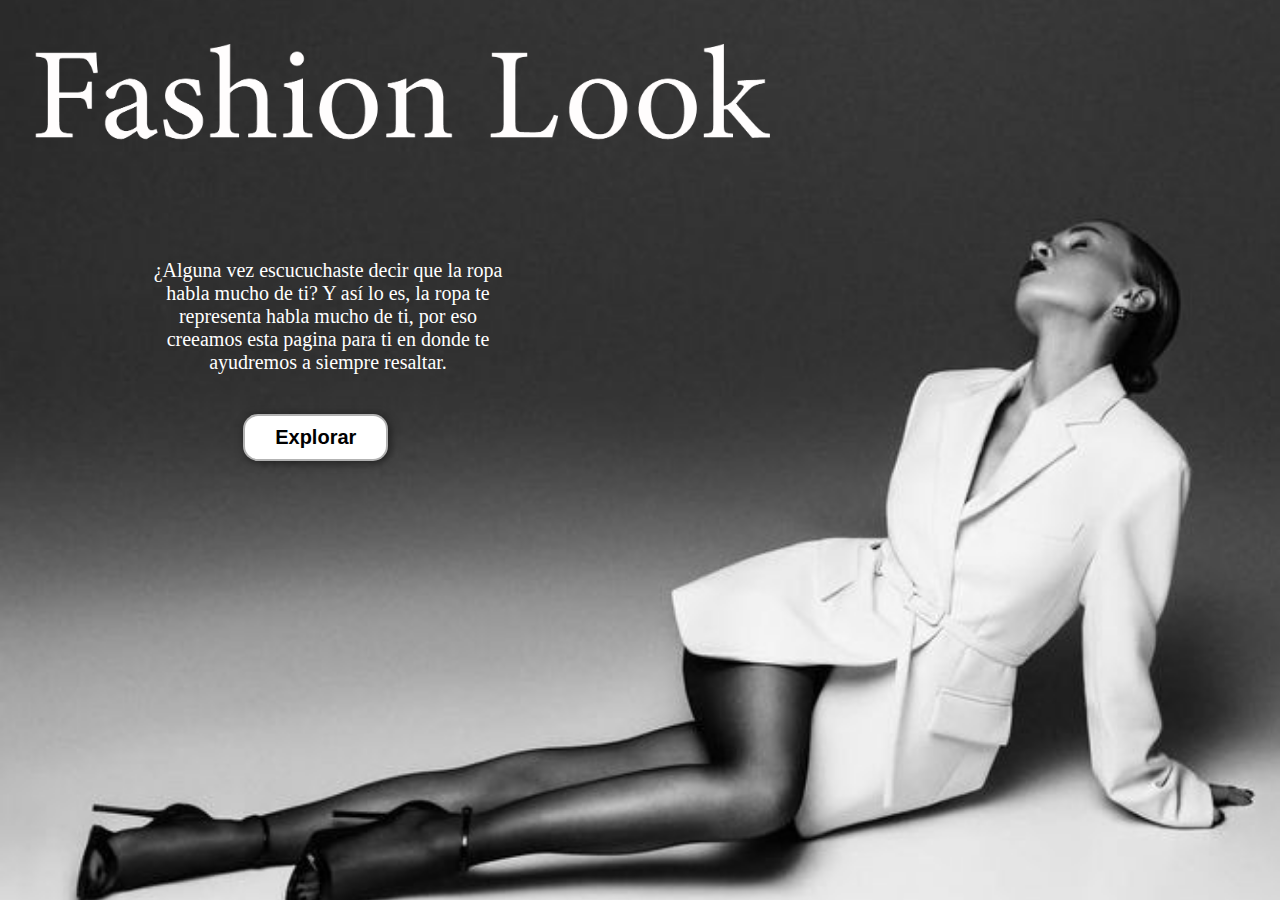
<file: Inicio/Inicio.html>
<!DOCTYPE html>
<html lang="en">
<head>
    <meta charset="UTF-8">
    <meta name="viewport" content="width=device-width, initial-scale=1.0">
    <title>Fashion Look</title>
    <link rel="stylesheet" href="Inicio.css">
</head>
<body>
    <img src="../Imagenes_Moda/LogoModa2Blanco.png" alt="Logo">
    <p>¿Alguna vez escucuchaste decir que la ropa habla mucho de ti?
        Y así lo es, la ropa te representa habla mucho de ti, por eso 
        creeamos esta pagina para ti en donde te ayudremos a siempre resaltar.</p>
    <form action="../Paginas/Intro.html">
        <button style="text-align: center;">Explorar</button>
    </form>
</body>
</html>
</file>
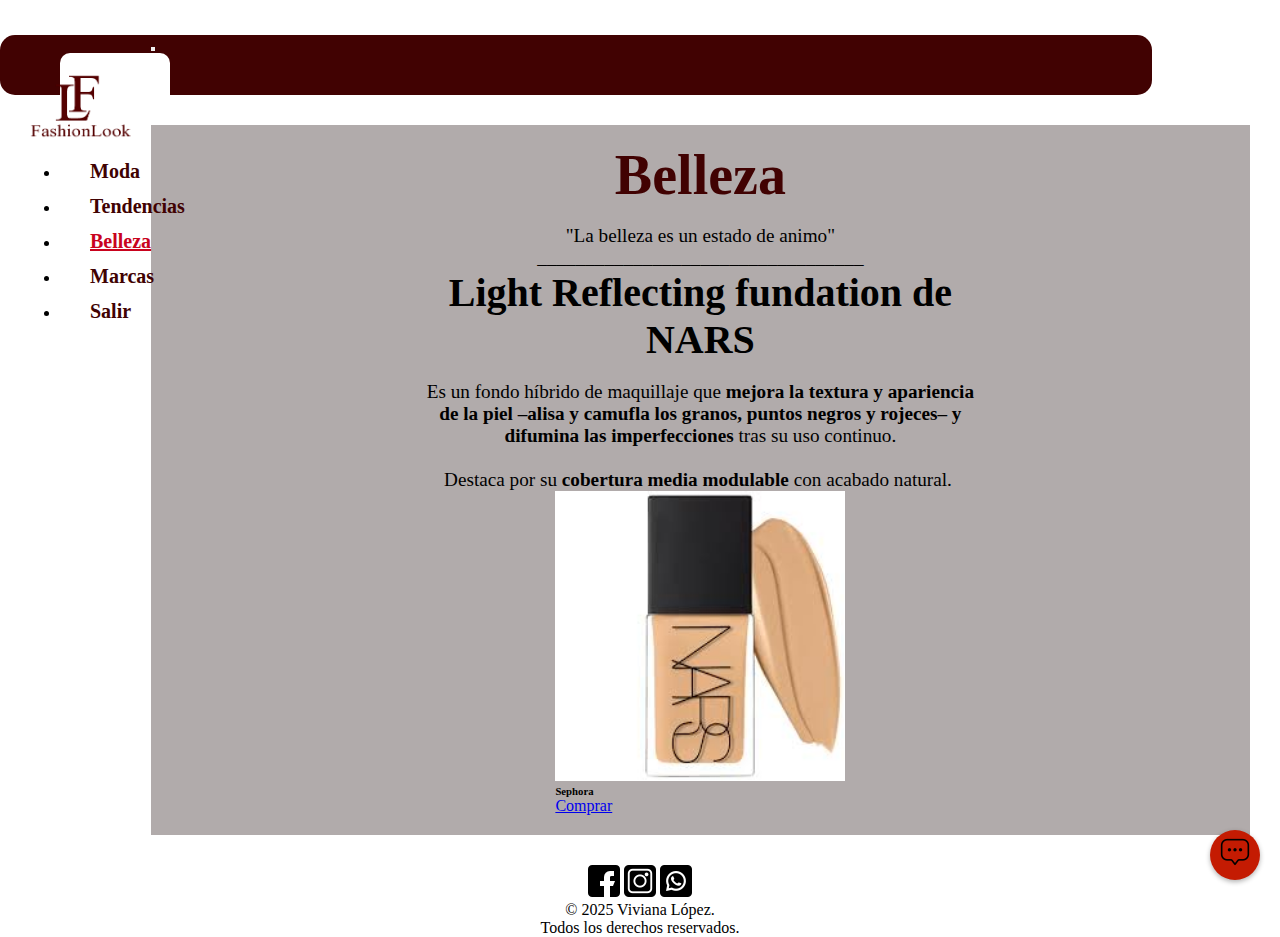
<file: Paginas/Belleza.html>
<!DOCTYPE html>
<html lang="en">
<head>
    <meta charset="UTF-8">
    <meta name="viewport" content="width=device-width, initial-scale=1.0">
    <title>Belleza</title>
    <link rel="stylesheet" href="Belleza.css">
    <link href="https://cdn.jsdelivr.net/npm/bootstrap@5.3.6/dist/css/bootstrap.min.css" rel="stylesheet" integrity="sha384-4Q6Gf2aSP4eDXB8Miphtr37CMZZQ5oXLH2yaXMJ2w8e2ZtHTl7GptT4jmndRuHDT" crossorigin="anonymous">
</head>
<body>
    <img class="img1" style="float:left;" src="../Imagenes_Moda/Logo_ModaTinto.png" alt="Logo">
    <nav class="navbar navbar-expand-sm bg-body-tertiary">
    <div class="container-fluid">
    <button class="navbar-toggler" type="button" data-bs-toggle="collapse" data-bs-target="#navbarNav" aria-controls="navbarNav" aria-expanded="false" aria-label="Toggle navigation">
      <span class="navbar-toggler-icon"></span>
    </button>
    <div class="collapse navbar-collapse" id="navbarNav">
      <ul class="navbar-nav">
        <li class="nav-item">
          <a id="nav-link" aria-current="page" href="Moda.html">Moda</a>
        </li>
        <li class="nav-item">
          <a id="nav-link" href="Tendencias.html">Tendencias</a>
        </li>
        <li class="nav-item">
          <a id="nav-link-active" href="Belleza.html">Belleza</a>
        </li>
         <li class="nav-item">
          <a id="nav-link" href="Marcas.html">Marcas</a>
        </li>
         <li class="nav-item">
          <a id="nav-link" href="../Inicio/Inicio.html">Salir</a>
        </li>
      </ul>
    </div>
    </nav>
    <div class="contenedor">
        <div class="contenedor2">
        <br>
        <h1 id="title">Belleza</h1>
        <br>
        <p class="p">"La belleza es un estado de animo"<br>__________________________________</p>
        <h2 id="h2" style="font-family: Cambria, Cochin, Georgia, Times, 'Times New Roman', serif;">Light Reflecting fundation de NARS</h2>
        <br>
        <p class="p">Es un fondo híbrido de maquillaje que <b>mejora la textura y apariencia de la piel –alisa y camufla los granos, 
        puntos negros y rojeces– y difumina las imperfecciones</b> tras su uso continuo.
        <br><br>Destaca por su <b>cobertura media modulable</b> con acabado natural. </p>
        </div>
        <div class="card">
        <img class= "img2" src="../Imagenes_Moda/BaseNARS.jpeg" class="card-img-top" alt="...">
        <div class="card-body">
        <h6 class="card-title">Sephora</h6>
        <a href="https://www.sephora.com.mx/products/nars-natural-radiant-longwear-foundation-15502.html" class="btn btn-primary">Comprar</a>
      </div>
    </div>
      </div>
    <form action="./Comentarios.html">
        <button class="floating-button"><img src="../Imagenes_Moda/chat-bot.png" alt="atencion-al-cliente"></button>
    </form>
        <footer style="text-align: center;">
        <a href="https://www.facebook.com/viviana.lopez.1202/"><img src="../Imagenes_Moda/facebook.png" alt="facebook"></a>
        <a href="https://www.instagram.com/vivi_y_ana_/"><img src="../Imagenes_Moda/instagram.png" alt="instagram"></a>
        <a href="https://wa.me/523461096880/"><img src="../Imagenes_Moda/whatsapp.png" alt="whatsapp"></a>
        <p>&copy; 2025 Viviana López. <br> Todos los derechos reservados.</p>
    </footer>
    <script src="https://cdn.jsdelivr.net/npm/bootstrap@5.3.5/dist/js/bootstrap.bundle.min.js" integrity="sha384-k6d4wzSIapyDyv1kpU366/PK5hCdSbCRGRCMv+eplOQJWyd1fbcAu9OCUj5zNLiq" crossorigin="anonymous"></script>
</body>
</html>
</file>
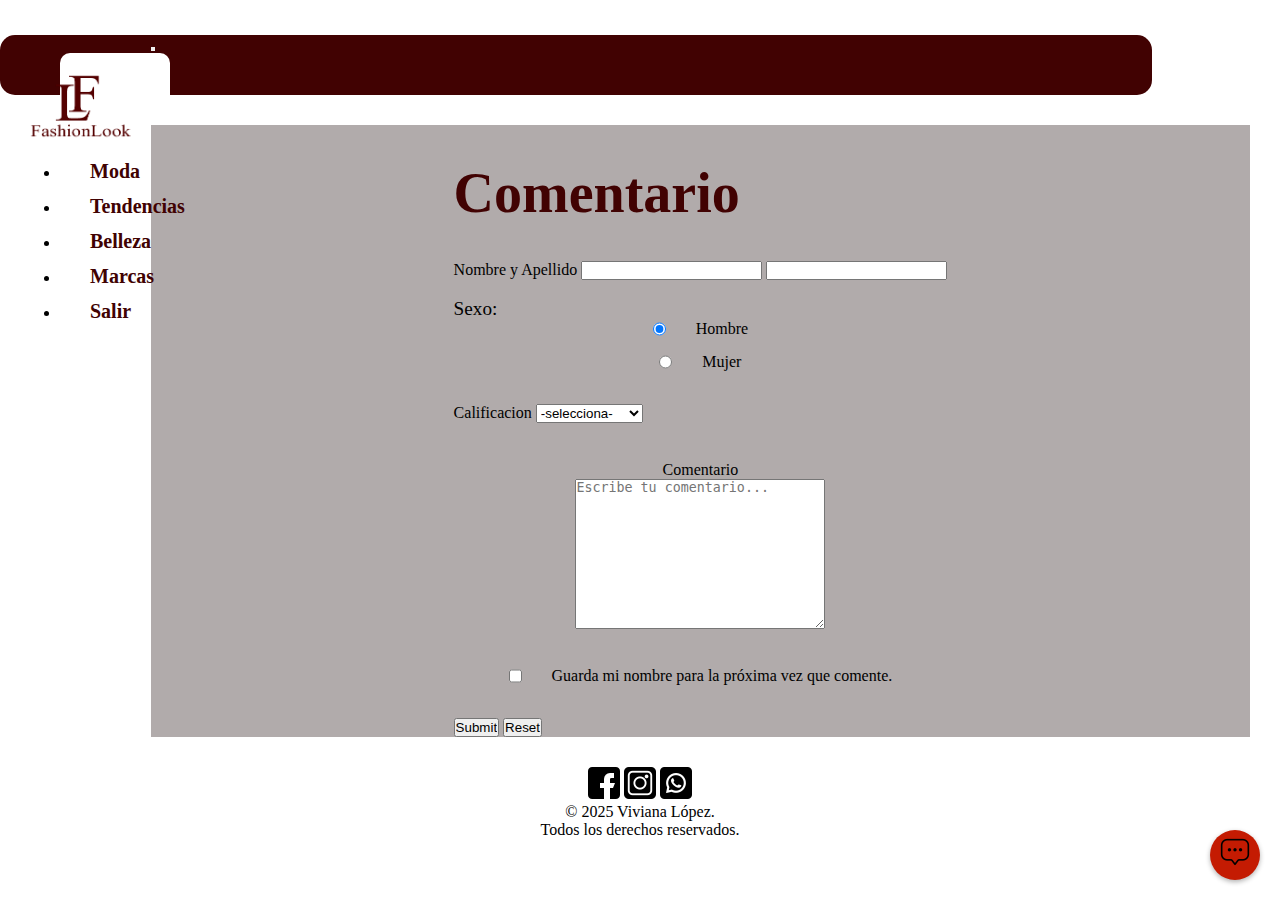
<file: Paginas/Comentarios.html>
<!DOCTYPE html>
<html lang="en">
<head>
    <meta charset="UTF-8">
    <meta name="viewport" content="width=device-width, initial-scale=1.0">
    <title>Comentarios</title>
    <link rel="stylesheet" href="Comentarios.css">
    <link href="https://cdn.jsdelivr.net/npm/bootstrap@5.3.6/dist/css/bootstrap.min.css" rel="stylesheet" integrity="sha384-4Q6Gf2aSP4eDXB8Miphtr37CMZZQ5oXLH2yaXMJ2w8e2ZtHTl7GptT4jmndRuHDT" crossorigin="anonymous">
</head>
<body>
    <img class="img1" style="float:left;" src="../Imagenes_Moda/Logo_ModaTinto.png" alt="Logo">
    <nav class="navbar navbar-expand-sm bg-body-tertiary">
    <div class="container-fluid">
    <button class="navbar-toggler" type="button" data-bs-toggle="collapse" data-bs-target="#navbarNav" aria-controls="navbarNav" aria-expanded="false" aria-label="Toggle navigation">
      <span class="navbar-toggler-icon"></span>
    </button>
    <div class="collapse navbar-collapse" id="navbarNav">
      <ul class="navbar-nav">
        <li class="nav-item">
          <a id="nav-link" aria-current="page" href="Moda.html">Moda</a>
        </li>
        <li class="nav-item">
          <a id="nav-link" href="Tendencias.html">Tendencias</a>
        </li>
        <li class="nav-item">
          <a id="nav-link" href="Belleza.html">Belleza</a>
        </li>
         <li class="nav-item">
          <a id="nav-link" href="Marcas.html">Marcas</a>
        </li>
         <li class="nav-item">
          <a id="nav-link" href="../Inicio/Inicio.html">Salir</a>
        </li>
      </ul>
    </div>
    </div>
    </nav>
    <div class="contenedor">
        <div class="contenedor2">
        <br><br>
        <h1 id="title">Comentario</h1>
        <br>
        <br>
      <div class="input-group">
        <span class="input-group-text">Nombre y Apellido</span>
        <input type="text" aria-label="First name" class="form-control">
        <input type="text" aria-label="Last name" class="form-control">
      </div>
      <br>
      <p class="p">Sexo:</p>
      <div class="form-check-group">
        <input class="form-check-input" type="radio" name="radioDefault" id="radioDefault2" checked>
        <label class="form-check-label" for="radioDefault2">Hombre</label>
      </div>
      <div class="form-check-group">
        <input class="form-check-input" type="radio" name="radioDefault" id="radioDefault1">
        <label class="form-check-label" for="radioDefault1">Mujer</label>
      </div>
      <br>
      <div class="input-group mb-3">
       <label class="input-group-text" for="inputGroupSelect01">Calificacion</label>
       <select class="form-select" id="inputGroupSelect01">
       <option selected>-selecciona-</option>
          <option value="1">⭐</option>
          <option value="2">⭐⭐</option>
          <option value="3">⭐⭐⭐</option>
          <option value="4">⭐⭐⭐⭐</option>
          <option value="5">⭐⭐⭐⭐⭐</option>
       </select>
      </div>
      <br>
      <div class="form-floating">
        <p>Comentario</p>
       <textarea class="form-control" placeholder="Escribe tu comentario..." id="floatingTextarea2" style="height: 150px; width: 250px;"></textarea>
      </div>

      <br>
      <div class="form-check-group">
       <input class="form-check-input" type="checkbox" value="" id="checkIndeterminate">
       <label class="form-check-label" for="checkIndeterminate">
       Guarda mi nombre para la próxima vez que comente.
       </label>
      </div>
      <br>
      <input type="submit" type="button" class="btn btn-outline-success">
      <input type="reset" type="button" class="btn btn-outline-danger">
    </div>
      </div>
    <form action="./Comentarios.html">
        <button class="floating-button"><img src="../Imagenes_Moda/chat-bot.png" alt="atencion-al-cliente"></button>
    </form>
        <footer style="text-align: center;">
        <a href="https://www.facebook.com/viviana.lopez.1202/"><img src="../Imagenes_Moda/facebook.png" alt="facebook"></a>
        <a href="https://www.instagram.com/vivi_y_ana_/"><img src="../Imagenes_Moda/instagram.png" alt="instagram"></a>
        <a href="https://wa.me/523461096880/"><img src="../Imagenes_Moda/whatsapp.png" alt="whatsapp"></a>
        <p>&copy; 2025 Viviana López. <br> Todos los derechos reservados.</p>
    </footer>
    <script src="https://cdn.jsdelivr.net/npm/bootstrap@5.3.5/dist/js/bootstrap.bundle.min.js" integrity="sha384-k6d4wzSIapyDyv1kpU366/PK5hCdSbCRGRCMv+eplOQJWyd1fbcAu9OCUj5zNLiq" crossorigin="anonymous"></script>
</body>
</html>
</file>
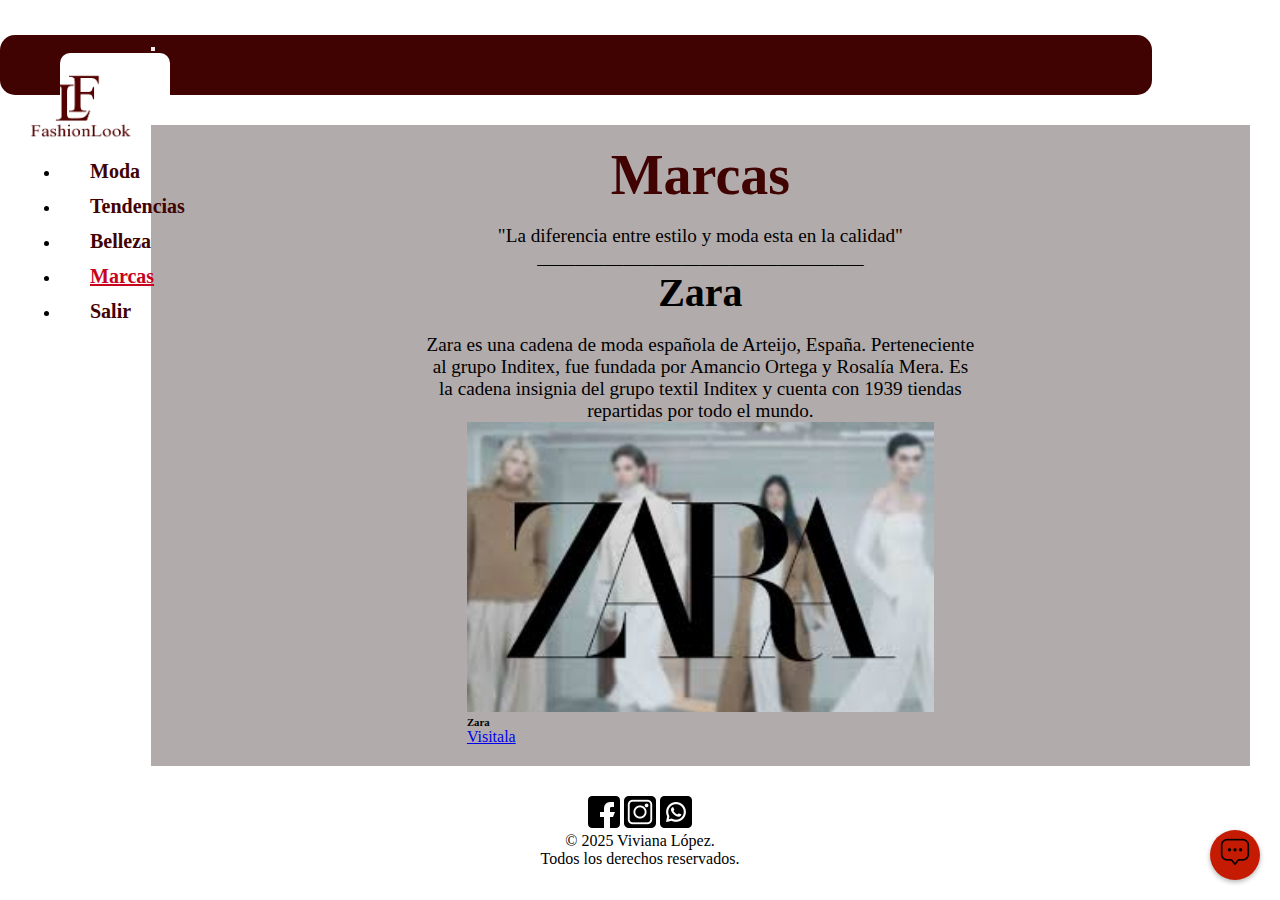
<file: Paginas/Marcas.html>
<!DOCTYPE html>
<html lang="en">
<head>
    <meta charset="UTF-8">
    <meta name="viewport" content="width=device-width, initial-scale=1.0">
    <title>Marcas</title>
    <link rel="stylesheet" href="Intro.css">
    <link href="https://cdn.jsdelivr.net/npm/bootstrap@5.3.6/dist/css/bootstrap.min.css" rel="stylesheet" integrity="sha384-4Q6Gf2aSP4eDXB8Miphtr37CMZZQ5oXLH2yaXMJ2w8e2ZtHTl7GptT4jmndRuHDT" crossorigin="anonymous">
</head>
<body>
     <img class="img1" style="float:left;" src="../Imagenes_Moda/Logo_ModaTinto.png" alt="Logo">
    <nav class="navbar navbar-expand-sm bg-body-tertiary">
    <div class="container-fluid">
    <button class="navbar-toggler" type="button" data-bs-toggle="collapse" data-bs-target="#navbarNav" aria-controls="navbarNav" aria-expanded="false" aria-label="Toggle navigation">
      <span class="navbar-toggler-icon"></span>
    </button>
    <div class="collapse navbar-collapse" id="navbarNav">
      <ul class="navbar-nav">
        <li class="nav-item">
          <a id="nav-link" aria-current="page" href="Moda.html">Moda</a>
        </li>
        <li class="nav-item">
          <a id="nav-link" href="Tendencias.html">Tendencias</a>
        </li>
        <li class="nav-item">
          <a id="nav-link" href="Belleza.html">Belleza</a>
        </li>
         <li class="nav-item">
          <a id="nav-link-active" href="Marcas.html">Marcas</a>
        </li>
         <li class="nav-item">
          <a id="nav-link" href="../Inicio/Inicio.html">Salir</a>
        </li>
      </ul>
    </div>
    </nav>
    <div class="contenedor">
        <div class="contenedor2">
        <br>
        <h1 id="title">Marcas</h1>
        <br>
        <p class="p">"La diferencia entre estilo y moda esta en la calidad"<br>__________________________________</p>
        <h2 id="h2" style="font-family: Cambria, Cochin, Georgia, Times, 'Times New Roman', serif;">Zara</h2>
        <br>
        <p class="p">Zara es una cadena de moda española de Arteijo, España. Perteneciente al grupo Inditex,
        fue fundada por Amancio Ortega y Rosalía Mera. Es la cadena insignia del grupo textil Inditex y cuenta
        con 1939 tiendas repartidas por todo el mundo.</p>
        </div>
        <div class="card">
        <img class= "img2" src="../Imagenes_Moda/Zara.jpeg" class="card-img-top" alt="...">
        <div class="card-body">
        <h6 class="card-title">Zara</h6>
        <a href="https://www.zara.com/" class="btn btn-primary">Visitala</a>
      </div>
    </div>
      </div>
    <form action="./Comentarios.html">
        <button class="floating-button"><img src="../Imagenes_Moda/chat-bot.png" alt="atencion-al-cliente"></button>
    </form>
        <footer style="text-align: center;">
        <a href="https://www.facebook.com/viviana.lopez.1202/"><img src="../Imagenes_Moda/facebook.png" alt="facebook"></a>
        <a href="https://www.instagram.com/vivi_y_ana_/"><img src="../Imagenes_Moda/instagram.png" alt="instagram"></a>
        <a href="https://wa.me/523461096880/"><img src="../Imagenes_Moda/whatsapp.png" alt="whatsapp"></a>
        <p>&copy; 2025 Viviana López. <br> Todos los derechos reservados.</p>
    </footer>
    <script src="https://cdn.jsdelivr.net/npm/bootstrap@5.3.5/dist/js/bootstrap.bundle.min.js" integrity="sha384-k6d4wzSIapyDyv1kpU366/PK5hCdSbCRGRCMv+eplOQJWyd1fbcAu9OCUj5zNLiq" crossorigin="anonymous"></script>
</body>
</html>
</file>
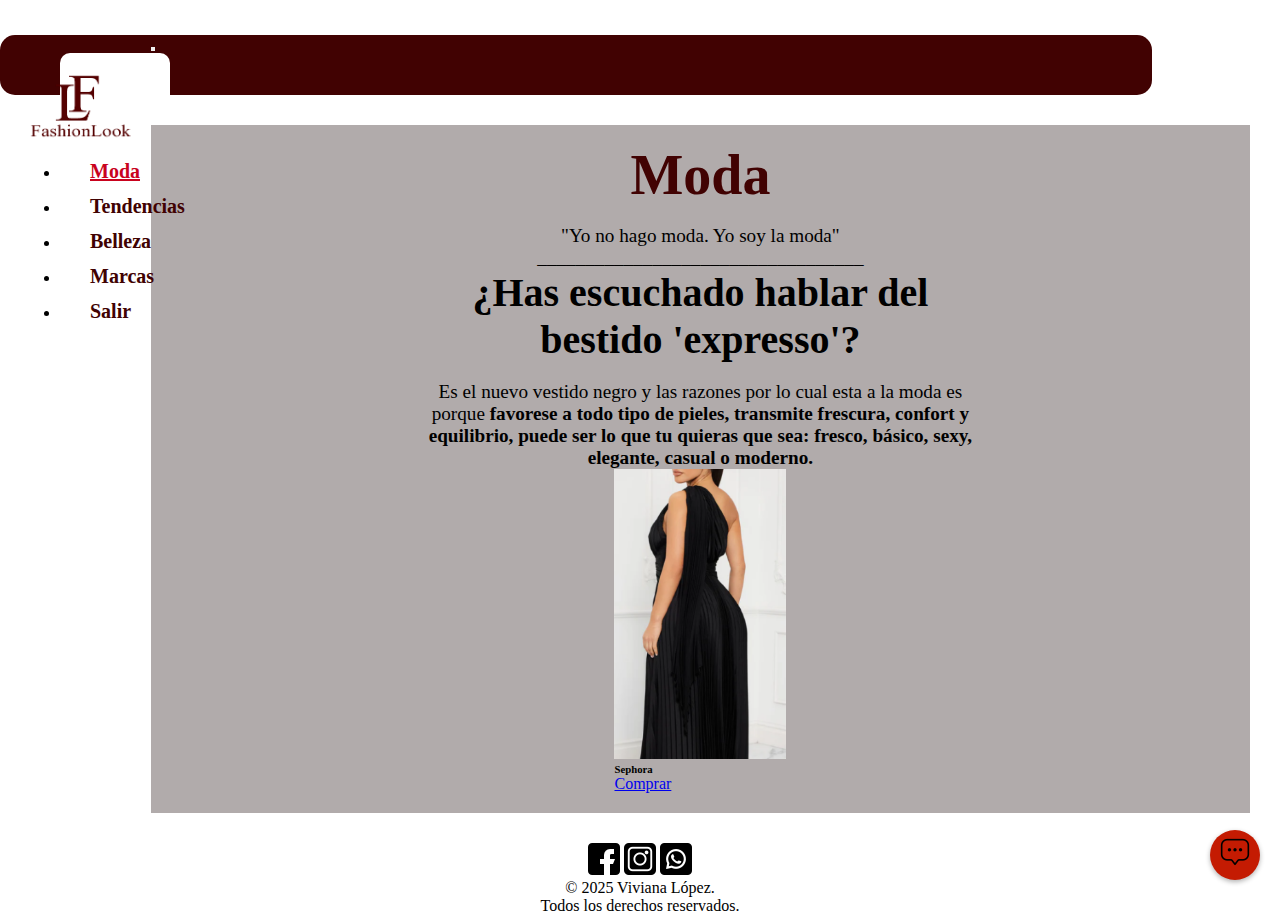
<file: Paginas/Moda.html>
<!DOCTYPE html>
<html lang="en">
<head>
    <meta charset="UTF-8">
    <meta name="viewport" content="width=device-width, initial-scale=1.0">
    <title>Moda</title>
    <link rel="stylesheet" href="Intro.css">
    <link href="https://cdn.jsdelivr.net/npm/bootstrap@5.3.6/dist/css/bootstrap.min.css" rel="stylesheet" integrity="sha384-4Q6Gf2aSP4eDXB8Miphtr37CMZZQ5oXLH2yaXMJ2w8e2ZtHTl7GptT4jmndRuHDT" crossorigin="anonymous">
</head>
<body>
    <img class="img1" style="float:left;" src="../Imagenes_Moda/Logo_ModaTinto.png" alt="Logo">
    <nav class="navbar navbar-expand-sm bg-body-tertiary">
    <div class="container-fluid">
    <button class="navbar-toggler" type="button" data-bs-toggle="collapse" data-bs-target="#navbarNav" aria-controls="navbarNav" aria-expanded="false" aria-label="Toggle navigation">
      <span class="navbar-toggler-icon"></span>
    </button>
    <div class="collapse navbar-collapse" id="navbarNav">
      <ul class="navbar-nav">
        <li class="nav-item">
          <a id="nav-link-active" aria-current="page" href="Moda.html">Moda</a>
        </li>
        <li class="nav-item">
          <a id="nav-link" href="Tendencias.html">Tendencias</a>
        </li>
        <li class="nav-item">
          <a id="nav-link" href="Belleza.html">Belleza</a>
        </li>
         <li class="nav-item">
          <a id="nav-link" href="Marcas.html">Marcas</a>
        </li>
         <li class="nav-item">
          <a id="nav-link" href="../Inicio/Inicio.html">Salir</a>
        </li>
      </ul>
    </div>
    </nav>
    <div class="contenedor">
        <div class="contenedor2">
        <br>
        <h1 id="title">Moda</h1>
        <br>
        <p class="p">"Yo no hago moda. Yo soy la moda"<br>__________________________________</p>
        <h2 id="h2" style="font-family: Cambria, Cochin, Georgia, Times, 'Times New Roman', serif;">¿Has escuchado hablar del bestido 'expresso'?</h2>
        <br>
        <p class="p">Es el nuevo vestido negro y las razones por lo cual esta a la moda es porque 
        <b>favorese a todo tipo de pieles, transmite frescura, confort y equilibrio, puede ser lo que 
        tu quieras que sea: fresco, básico, sexy, elegante, casual o moderno.</b></p>
        </div>
        <div class="card">
        <img class= "img2" src="../Imagenes_Moda/VestidoNegro.png" class="card-img-top" alt="...">
        <div class="card-body">
        <h6 class="card-title">Sephora</h6>
        <a href="https://www.fashionnova.com/en-mx/products/athena-pleated-maxi-dress-black?nosto=pdp-rec-1" class="btn btn-primary">Comprar</a>
      </div>
    </div>
      </div>
    <form action="./Comentarios.html">
        <button class="floating-button"><img src="../Imagenes_Moda/chat-bot.png" alt="atencion-al-cliente"></button>
    </form>
        <footer style="text-align: center;">
        <a href="https://www.facebook.com/viviana.lopez.1202/"><img src="../Imagenes_Moda/facebook.png" alt="facebook"></a>
        <a href="https://www.instagram.com/vivi_y_ana_/"><img src="../Imagenes_Moda/instagram.png" alt="instagram"></a>
        <a href="https://wa.me/523461096880/"><img src="../Imagenes_Moda/whatsapp.png" alt="whatsapp"></a>
        <p>&copy; 2025 Viviana López. <br> Todos los derechos reservados.</p>
    </footer>
    <script src="https://cdn.jsdelivr.net/npm/bootstrap@5.3.5/dist/js/bootstrap.bundle.min.js" integrity="sha384-k6d4wzSIapyDyv1kpU366/PK5hCdSbCRGRCMv+eplOQJWyd1fbcAu9OCUj5zNLiq" crossorigin="anonymous"></script>
</body>
</html>
</file>
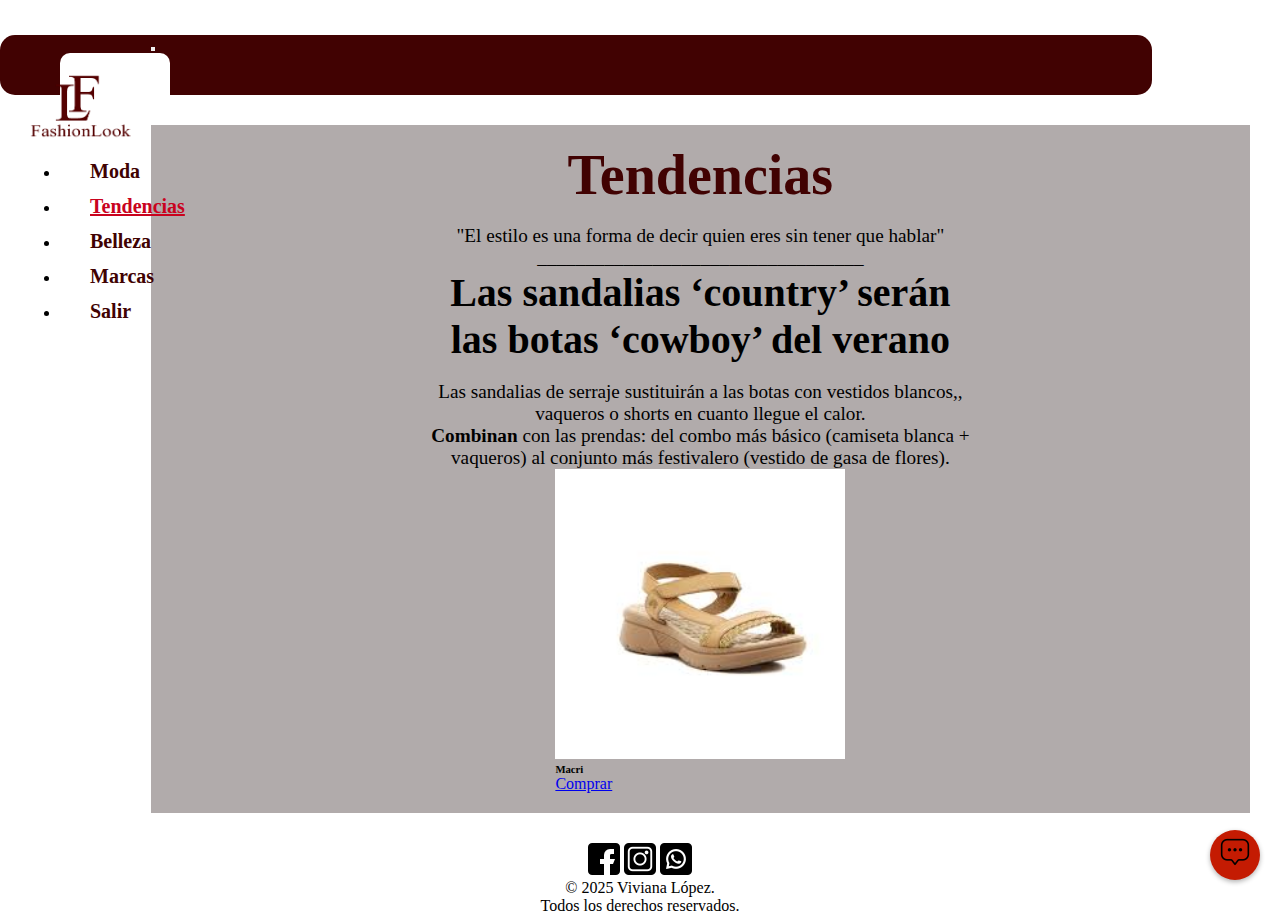
<file: Paginas/Tendencias.html>
<!DOCTYPE html>
<html lang="en">
<head>
    <meta charset="UTF-8">
    <meta name="viewport" content="width=device-width, initial-scale=1.0">
    <title>Tendencias</title>
    <link rel="stylesheet" href="Intro.css">
    <link href="https://cdn.jsdelivr.net/npm/bootstrap@5.3.6/dist/css/bootstrap.min.css" rel="stylesheet" integrity="sha384-4Q6Gf2aSP4eDXB8Miphtr37CMZZQ5oXLH2yaXMJ2w8e2ZtHTl7GptT4jmndRuHDT" crossorigin="anonymous">
</head>
<body>
    <img class="img1" style="float:left;" src="../Imagenes_Moda/Logo_ModaTinto.png" alt="Logo">
    <nav class="navbar navbar-expand-sm bg-body-tertiary">
    <div class="container-fluid">
    <button class="navbar-toggler" type="button" data-bs-toggle="collapse" data-bs-target="#navbarNav" aria-controls="navbarNav" aria-expanded="false" aria-label="Toggle navigation">
      <span class="navbar-toggler-icon"></span>
    </button>
    <div class="collapse navbar-collapse" id="navbarNav">
      <ul class="navbar-nav">
        <li class="nav-item">
          <a id="nav-link" aria-current="page" href="Moda.html">Moda</a>
        </li>
        <li class="nav-item">
          <a id="nav-link-active" href="Tendencias.html">Tendencias</a>
        </li>
        <li class="nav-item">
          <a id="nav-link" href="Belleza.html">Belleza</a>
        </li>
         <li class="nav-item">
          <a id="nav-link" href="Marcas.html">Marcas</a>
        </li>
         <li class="nav-item">
          <a id="nav-link" href="../Inicio/Inicio.html">Salir</a>
        </li>
      </ul>
    </div>
    </nav>
    <div class="contenedor">
        <div class="contenedor2">
        <br>
        <h1 id="title">Tendencias</h1>
        <br>
        <p class="p">"El estilo es una forma de decir quien eres sin tener que hablar"<br>__________________________________</p>
        <h2 id="h2" style="font-family: Cambria, Cochin, Georgia, Times, 'Times New Roman', serif;">Las sandalias ‘country’ serán las botas ‘cowboy’ del verano</h2>
        <br>
        <p class="p">Las sandalias de serraje sustituirán a las botas con vestidos blancos,, vaqueros o shorts en cuanto llegue el calor. <br>
        <b>Combinan </b>con las prendas: del combo más básico (camiseta blanca + vaqueros) al conjunto más festivalero (vestido de gasa de flores).</p>
        </div>
        <div class="card">
        <img class= "img2" src="../Imagenes_Moda/SandaliaCountry.jpeg" class="card-img-top" alt="...">
        <div class="card-body">
        <h6 class="card-title">Macri</h6>
        <a href="https://www.macri.uy/catalogo/country-sandalia-mujer-tira-ancha-con-pulsera-y-velcro-beige_23401_142879" class="btn btn-primary">Comprar</a>
      </div>
    </div>
      </div>
    <form action="./Comentarios.html">
        <button class="floating-button"><img src="../Imagenes_Moda/chat-bot.png" alt="atencion-al-cliente"></button>
    </form>
        <footer style="text-align: center;">
        <a href="https://www.facebook.com/viviana.lopez.1202/"><img src="../Imagenes_Moda/facebook.png" alt="facebook"></a>
        <a href="https://www.instagram.com/vivi_y_ana_/"><img src="../Imagenes_Moda/instagram.png" alt="instagram"></a>
        <a href="https://wa.me/523461096880/"><img src="../Imagenes_Moda/whatsapp.png" alt="whatsapp"></a>
        <p>&copy; 2025 Viviana López. <br> Todos los derechos reservados.</p>
    </footer>
    <script src="https://cdn.jsdelivr.net/npm/bootstrap@5.3.5/dist/js/bootstrap.bundle.min.js" integrity="sha384-k6d4wzSIapyDyv1kpU366/PK5hCdSbCRGRCMv+eplOQJWyd1fbcAu9OCUj5zNLiq" crossorigin="anonymous"></script>
</body>
</html>
</file>
<file: Inicio/Inicio.css>
*{
    box-sizing: border-box;
}
body{
    margin: 0;
    background: url(../Imagenes_Moda/ImagInicio.jpg);
    background-size: cover;
    background-position: center;
    background-attachment: fixed;
}
p{
    text-align: center;
    position: relative; 
    font-size: 1.25em;
    width: 400px;
    padding: 20px;
    left: 10%;
    color: white;
}
button{
    font-size: 1.25em;
    font-weight: bold;
    padding: 10px 30px;
    border-radius: 15px;
    border: 2px solid rgba(0,0,0,0.3);
    box-shadow: 2px 2px 10px rgba(0,0,0,0.5);
    color: black;
    background-color: white;
    align-content: center;
    position: relative; 
    right: 9; 
    bottom: 8; 
    left: 19%;
}
button:hover{
    background-color: gray;
}
img{
    padding: 30px;
    width: 800px;
}
@media (max-width: 600px){
    body{
        margin: 0;
        background: url(../Imagenes_Moda/ImagenCel.jpg);
        background-size: cover;
        background-position: center;
        background-attachment: fixed;
    }
    p{
        text-align: center;
        position: relative; 
        font-size: 1.5em;
        width: 400px;
        padding: 20px;
        left: 3%;
        top: 150px;
        color: rgb(250, 248, 248);
    }
    button{
        font-size: 1.3em;
        font-weight: bold;
        padding: 10px 30px;
        border-radius: 15px;
        border: 2px solid rgba(0,0,0,0.3);
        box-shadow: 2px 2px 10px rgba(0,0,0,0.5);
        color: black;
        background-color: white;
        align-content: center;
        position: relative; 
        right: 10px; 
        top: 200px;
        left: 33%;
    }
    button:hover{
        background-color: gray;
    }
    img{
        
        padding: 40px;
        width: 430px;
    }
}
@media only screen and (min-width: 601px) and (max-width: 1024px) {
    body{
        margin: 0;
        background: url(../Imagenes_Moda/ImagenCel.jpg);
        background-size: cover;
        background-position: center;
        background-attachment: fixed;
    }
    p{
        align-items: center;
        text-align: center;
        position: relative; 
        font-size: 2em;
        width: 500px;
        padding: 20px;
        left: 20%;
        top: 150px;
        color: rgb(250, 248, 248);
    }
    button{
        font-size: 2em;
        font-weight: bold;
        padding: 10px 30px;
        border-radius: 15px;
        border: 2px solid rgba(0,0,0,0.3);
        box-shadow: 2px 2px 10px rgba(0,0,0,0.5);
        color: black;
        background-color: white;
        align-content: center;
        position: relative; 
        right: 10px; 
        top: 200px;
        left: 39%;
    }
    button:hover{
        background-color: gray;
    }
    img{
        padding: 40px;
        width: 800px;
    }
}
</file>
<file: Paginas/Belleza.css>
*{
    box-sizing: border-box;
    margin: 0;
    padding: 0;
}
.img1{
    max-width: 11%;
    height: auto;
    padding: 20px;
    margin-top: 10px;
    margin-left: 10px;
}
.img2{
    max-width: 100%;
    height: 290px;
}
.container-fluid{
    background-color: rgb(65, 2, 2);
    max-width:90%;
    height: 60px;
    border-radius: 15px;
    margin-top: 35px;
}
.nav-item{
    background-color: rgb(255, 255, 255);
    max-width: max-content;
    height: 40%;
    text-align: center;
    padding: 6px 30px;
    border-radius: 10px;
    margin-right: 20px;
    margin-left: 60px;
}
#nav-link{
    font-weight: bold;
    font-size: 20px;
    color:  rgb(65, 2, 2);
    text-decoration: none;
}
#nav-link-active{
    font-weight: bold;
    font-size: 20px;
    color:  rgb(201, 3, 30);
    text-decoration:underline;
}
.navbar-toggler-icon{
    background-color: white;
    border-radius: 7px;
}
.contenedor{
    background-color: rgb(177, 171, 171);
    margin: 30px;
    max-width: 100%;
    height: auto;
    display: flex;
    justify-content: center; /* Centrado horizontal */
    align-items: center;     /* Centrado vertical */
    flex-direction: column;  /* Para apilar elementos verticalmente */
    justify-content: flex-start; /* alinear al inicio (arriba) */
}
.card{
    margin-bottom: 20px;
}
.contenedor2{
    max-width: 50%;
    height: auto;
    margin-right: 10%;
    text-align: center;
    margin: 0;
}
#title{
    color: rgb(65, 2, 2);
    font-size: 3.5em;
    font-family:'Times New Roman', Times, serif;
    font-weight: bold;
}
#h2{
    font-size: 2.5em;
    font-weight: bold;
}
.p{
    font-size: 1.2em;  
}
.floating-button{
    position: fixed;
    bottom: 20px; 
    right: 20px;
    background-color: rgb(196, 27, 2);
    color: rgb(255, 255, 255);
    border:none;
    border-radius: 50%; /*Boton redondeado*/
    width: 50px; /*Ancho del boton*/
    height: 50px; /*Altura del boton*/
    font-size: 24px;
    cursor: pointer;
    box-shadow: 0px 2px 5px rgba(0, 0, 0, 0.3); /*Sombra*/
    z-index: 1000; /*Asegura que el boton este en la capa superior*/
}
@media only screen and (max-width: 600px){
    .img1{
    max-width: 30%;
    height: auto;
    padding: 12px;
    margin-top: 10px;
    margin-left: 10px;
    }
    .img2 {
    max-width: 100%;
    height: auto;
    }
    .container-fluid{
    background-color: rgb(65, 2, 2);
    max-width:100%;
    height: 50px;
    border-radius: 15px;
    margin-top: 25px;
    }
    .card{
    float: none;
    margin-bottom: 20px;
    }
    #title{
    color: rgb(65, 2, 2);
    font-size: 2.5em;
    font-family:'Times New Roman', Times, serif;
    font-weight: bold;
    text-align: center;
    }
    .floating-button{
    position: fixed;
    bottom: 20px; 
    right: 10px;
    background-color: rgb(196, 27, 2);
    color: rgb(255, 255, 255);
    border:none;
    border-radius: 50%; /*Boton redondeado*/
    width: 50px; /*Ancho del boton*/
    height: 50px; /*Altura del boton*/
    font-size: 24px;
    cursor: pointer;
    box-shadow: 0px 2px 5px rgba(0, 0, 0, 0.3); /*Sombra*/
    z-index: 1000; /*Asegura que el boton este en la capa superior*/
    }
    .contenedor2{
    max-width: 80%;
    height: auto;
    margin-right: 10%;
    text-align: center;
    margin: 0;
    }   
    .p{
        max-width: 800px;
        height: auto;
        align-content: center;
    }
    .contenedor{
    background-color: rgb(177, 171, 171);
    margin: 30px;
    max-width: 100%;
    height: auto;
    display: flex;
    justify-content: center; /* Centrado horizontal */
    align-items: center;     /* Centrado vertical */
    flex-direction: column;  /* Para apilar elementos verticalmente */
    justify-content: flex-start; /* alinear al inicio (arriba) */
    }
}
@media only screen and (min-width: 601px) and (max-width: 1024px) {
    .img1{
    max-width: 15%;
    height: auto;
    padding: 20px;
    margin-top: 10px;
    margin-left: 15px;
}
.img2{
    max-width: 100%;
    height: 290px;
}
.container-fluid{
    background-color: rgb(65, 2, 2);
    max-width:90%;
    height: 60px;
    border-radius: 15px;
    margin-top: 35px;
}
.nav-item{
    background-color: rgb(255, 255, 255);
    max-width: 100%;
    height: 30%;
    text-align: center;
    padding: 3px 20px;
    border-radius: 10px;
    margin-right: 10px;
    margin-left: 30px;
}
#nav-link{
    font-weight: bold;
    font-size: 20px;
    color:  rgb(65, 2, 2);
    text-decoration: none;
}
#nav-link-active{
    font-weight: bold;
    font-size: 20px;
    color:  rgb(201, 3, 30);
    text-decoration:underline;
}
.navbar-toggler-icon{
    background-color: white;
    border-radius: 7px;
}
.contenedor{
    background-color: rgb(177, 171, 171);
    margin: 30px;
    max-width: 100%;
    height: auto;
    display: flex;
    justify-content: center; /* Centrado horizontal */
    align-items: center;     /* Centrado vertical */
    flex-direction: column;  /* Para apilar elementos verticalmente */
    justify-content: flex-start; /* alinear al inicio (arriba) */
}
.card{
    margin-bottom: 20px;
}
.contenedor2{
    max-width: 80%;
    height: auto;
    margin-right: 10%;
    text-align: center;
    margin: 0;
}
#title{
    color: rgb(65, 2, 2);
    font-size: 3.5em;
    font-family:'Times New Roman', Times, serif;
    font-weight: bold;
}
#h2{
    font-size: 2.5em;
    font-weight: bold;
}
.p{
    font-size: 2em;  
}
.floating-button{
    position: fixed;
    bottom: 20px; 
    right: 20px;
    background-color: rgb(196, 27, 2);
    color: rgb(255, 255, 255);
    border:none;
    border-radius: 50%; /*Boton redondeado*/
    width: 50px; /*Ancho del boton*/
    height: 50px; /*Altura del boton*/
    font-size: 24px;
    cursor: pointer;
    box-shadow: 0px 2px 5px rgba(0, 0, 0, 0.3); /*Sombra*/
    z-index: 1000; /*Asegura que el boton este en la capa superior*/
}
}
</file>
<file: Paginas/Comentarios.css>
*{
    box-sizing: border-box;
    margin: 0;
    padding: 0;
}
.img1{
    max-width: 11%;
    height: auto;
    padding: 20px;
    margin-top: 10px;
    margin-left: 10px;
}
.img2{
    max-width: 100%;
    height: 290px;
}
.container-fluid{
    background-color: rgb(65, 2, 2);
    max-width:90%;
    height: 60px;
    border-radius: 15px;
    margin-top: 35px;
}
.nav-item{
    background-color: rgb(255, 255, 255);
    max-width: max-content;
    height: 40%;
    text-align: center;
    padding: 6px 30px;
    border-radius: 10px;
    margin-right: 20px;
    margin-left: 60px;
}
#nav-link{
    font-weight: bold;
    font-size: 20px;
    color:  rgb(65, 2, 2);
    text-decoration: none;
}
#nav-link-active{
    font-weight: bold;
    font-size: 20px;
    color:  rgb(201, 3, 30);
    text-decoration:underline;
}
.navbar-toggler-icon{
    background-color: white;
    border-radius: 7px;
}
.contenedor{
    background-color: rgb(177, 171, 171);
    margin: 30px;
    max-width: 100%;
    height: auto;
    display: flex;
    justify-content: center; /* Centrado horizontal */
    align-items: center;     /* Centrado vertical */
    flex-direction: column;  /* Para apilar elementos verticalmente */
    justify-content: flex-start; /* alinear al inicio (arriba) */
}
.card{
    margin-bottom: 20px;
}
.contenedor2{
    max-width: 50%;
    height: auto;
    margin-right: 10%;
    margin: 0;
}
#title{
    color: rgb(65, 2, 2);
    font-size: 3.5em;
    font-family:'Times New Roman', Times, serif;
    font-weight: bold;
}
#h2{
    font-size: 2.5em;
    font-weight: bold;
}
.p{
    font-size: 1.2em;  
}
.form-check-group {
    display: flex;
    justify-content: center;
    gap: 30px;
    margin-bottom: 15px;
}
.form-floating{
  display: flex;
  flex-direction: column;
  align-items: center;
  margin-top: 20px;
  margin-bottom: 20px;
}
.floating-button{
    position: fixed;
    bottom: 20px; 
    right: 20px;
    background-color: rgb(196, 27, 2);
    color: rgb(255, 255, 255);
    border:none;
    border-radius: 50%; /*Boton redondeado*/
    width: 50px; /*Ancho del boton*/
    height: 50px; /*Altura del boton*/
    font-size: 24px;
    cursor: pointer;
    box-shadow: 0px 2px 5px rgba(0, 0, 0, 0.3); /*Sombra*/
    z-index: 1000; /*Asegura que el boton este en la capa superior*/
}
.resultados {
    background-color: red;
    color: aliceblue;
    border-radius: 6px;
    
}
.boton_enviar{
    background-color:  rgb(65, 2, 2);
    border-radius: 20px;
    width: 80px;
    color: white;
}
@media only screen and (max-width: 600px){
    .img1{
    max-width: 30%;
    height: auto;
    padding: 12px;
    margin-top: 10px;
    margin-left: 10px;
    }
    .img2 {
    max-width: 100%;
    height: auto;
    }
    .container-fluid{
    background-color: rgb(65, 2, 2);
    max-width:100%;
    height: 50px;
    border-radius: 15px;
    margin-top: 25px;
    }
    .card{
    float: none;
    margin-left: 40%;
    margin-bottom: 20px;
    }
    #title{
    color: rgb(65, 2, 2);
    font-size: 2.5em;
    font-family:'Times New Roman', Times, serif;
    font-weight: bold;
    text-align: center;
    }
    .floating-button{
    position: fixed;
    bottom: 20px; 
    right: 10px;
    background-color: rgb(196, 27, 2);
    color: rgb(255, 255, 255);
    border:none;
    border-radius: 50%; /*Boton redondeado*/
    width: 50px; /*Ancho del boton*/
    height: 50px; /*Altura del boton*/
    font-size: 24px;
    cursor: pointer;
    box-shadow: 0px 2px 5px rgba(0, 0, 0, 0.3); /*Sombra*/
    z-index: 1000; /*Asegura que el boton este en la capa superior*/
    }
    .contenedor2{
    max-width: 80%;
    height: auto;
    margin-right: 10%;
    margin: 0;
    }  
    #nav-link, #nav-link-active {
        font-size: 18px;
        display: block;
        width: 100%;
    }
    .navbar-collapse {
        background-color: white;
        align-items: center;
        padding: 10px;
        border-radius: 10px;
        box-shadow: 0 2px 10px rgba(0,0,0,0.1);
    } 
    .p{
        max-width: 800px;
        height: auto;
        align-content: center;
    }
    .contenedor{
    background-color: rgb(177, 171, 171);
    margin: 30px;
    max-width: 100%;
    height: auto;
    display: flex;
    justify-content: center; /* Centrado horizontal */
    align-items: center;     /* Centrado vertical */
    flex-direction: column;  /* Para apilar elementos verticalmente */
    justify-content: flex-start; /* alinear al inicio (arriba) */
    }
}
@media only screen and (min-width: 601px) and (max-width: 1024px) {
.img1{
    max-width: 15%;
    height: auto;
    padding: 20px;
    margin-top: 10px;
    margin-left: 15px;
}
.img2{
    max-width: 100%;
    height: 290px;
}
.container-fluid{
    background-color: rgb(65, 2, 2);
    max-width:90%;
    height: 60px;
    border-radius: 15px;
    margin-top: 35px;
}
.nav-item{
    background-color: rgb(255, 255, 255);
    max-width: 100%;
    height: 30%;
    text-align: center;
    padding: 3px 20px;
    border-radius: 10px;
    margin-right: 10px;
    margin-left: 30px;
}
#nav-link{
    font-weight: bold;
    font-size: 20px;
    color:  rgb(65, 2, 2);
    text-decoration: none;
}
#nav-link-active{
    font-weight: bold;
    font-size: 20px;
    color:  rgb(201, 3, 30);
    text-decoration:underline;
}
.navbar-toggler-icon{
    background-color: white;
    border-radius: 7px;
}
.contenedor{
    background-color: rgb(177, 171, 171);
    margin: 30px;
    max-width: 100%;
    height: 80dvh;
    display: flex;
    justify-content: center; /* Centrado horizontal */
    align-items: center;     /* Centrado vertical */
    flex-direction: column;  /* Para apilar elementos verticalmente */
    justify-content: flex-start; /* alinear arriba */
}
.card{
    margin-left: 20%;
    margin-bottom: 20px;
}
.contenedor2{
    max-width: 80%;
    height: auto;
    margin-right: 10%;
    margin: 0;
}
#title{
    color: rgb(65, 2, 2);
    font-size: 3.5em;
    font-family:'Times New Roman', Times, serif;
    font-weight: bold;
}
#h2{
    font-size: 2.5em;
    font-weight: bold;
}
.p{
    font-size: 2em;  
}
.form-check-group {
    display: flex;
    justify-content: center;
    gap: 30px;
    margin-bottom: 15px;
    font-size: 1.2em;
}
.form-floating{
  display: flex;
  flex-direction: column;
  align-items: center;
  margin-top: 20px;
  margin-bottom: 20px;
  font-size: 1.2em;
}
.floating-button{
    position: fixed;
    bottom: 20px; 
    right: 20px;
    background-color: rgb(196, 27, 2);
    color: rgb(255, 255, 255);
    border:none;
    border-radius: 50%; /*Boton redondeado*/
    width: 50px; /*Ancho del boton*/
    height: 50px; /*Altura del boton*/
    font-size: 24px;
    cursor: pointer;
    box-shadow: 0px 2px 5px rgba(0, 0, 0, 0.3); /*Sombra*/
    z-index: 1000; /*Asegura que el boton este en la capa superior*/
}
}
</file>
<file: Paginas/Intro.css>
*{
    box-sizing: border-box;
    margin: 0;
    padding: 0;
}
.img1{
    max-width: 11%;
    height: auto;
    padding: 20px;
    margin-top: 10px;
    margin-left: 10px;
}
.img2{
    max-width: 100%;
    height: 290px;
}
.container-fluid{
    background-color: rgb(65, 2, 2);
    max-width:90%;
    height: 60px;
    border-radius: 15px;
    margin-top: 35px;
}
.nav-item{
    background-color: rgb(255, 255, 255);
    max-width: max-content;
    height: 40%;
    text-align: center;
    padding: 6px 30px;
    border-radius: 10px;
    margin-right: 20px;
    margin-left: 60px;
}
#nav-link{
    font-weight: bold;
    font-size: 20px;
    color:  rgb(65, 2, 2);
    text-decoration: none;
}
#nav-link-active{
    font-weight: bold;
    font-size: 20px;
    color:  rgb(201, 3, 30);
    text-decoration:underline;
}
.navbar-toggler-icon{
    background-color: white;
    border-radius: 7px;
}
.contenedor{
    background-color: rgb(177, 171, 171);
    margin: 30px;
    max-width: 100%;
    height: auto;
    display: flex;
    justify-content: center; /* Centrado horizontal */
    align-items: center;     /* Centrado vertical */
    flex-direction: column;  /* Para apilar elementos verticalmente */
    justify-content: flex-start; /* alinear al inicio (arriba) */
}
.card{
    margin-bottom: 20px;
}
.contenedor2{
    max-width: 50%;
    height: auto;
    margin-right: 10%;
    text-align: center;
    margin: 0;
}
#title{
    color: rgb(65, 2, 2);
    font-size: 3.5em;
    font-family:'Times New Roman', Times, serif;
    font-weight: bold;
}
#h2{
    font-size: 2.5em;
    font-weight: bold;
}
.p{
    font-size: 1.2em;  
}
.floating-button{
    position: fixed;
    bottom: 20px; 
    right: 20px;
    background-color: rgb(196, 27, 2);
    color: rgb(255, 255, 255);
    border:none;
    border-radius: 50%; /*Boton redondeado*/
    width: 50px; /*Ancho del boton*/
    height: 50px; /*Altura del boton*/
    font-size: 24px;
    cursor: pointer;
    box-shadow: 0px 2px 5px rgba(0, 0, 0, 0.3); /*Sombra*/
    z-index: 1000; /*Asegura que el boton este en la capa superior*/
}
@media only screen and (max-width: 600px){
    .img1{
    max-width: 30%;
    height: auto;
    padding: 12px;
    margin-top: 10px;
    margin-left: 10px;
    }
    .img2 {
    max-width: 100%;
    height: auto;
    }
    .container-fluid{
    background-color: rgb(65, 2, 2);
    max-width:100%;
    height: 50px;
    border-radius: 15px;
    margin-top: 25px;
    }
    .nav-item{
    background-color: rgb(252, 252, 252);
    max-width: max-content;
    height: 40%;
    text-align: center;
    padding: 6px 30px;
    border-radius: 0px;
    margin-right: 20px;
    margin-left: 60px;
    }
    .card{
    width: 50%;
    margin-bottom: 20px;
    }
    #title{
    color: rgb(65, 2, 2);
    font-size: 2.5em;
    font-family:'Times New Roman', Times, serif;
    font-weight: bold;
    text-align: center;
    }
    .floating-button{
    position: fixed;
    bottom: 20px; 
    right: 10px;
    background-color: rgb(196, 27, 2);
    color: rgb(255, 255, 255);
    border:none;
    border-radius: 50%; /*Boton redondeado*/
    width: 50px; /*Ancho del boton*/
    height: 50px; /*Altura del boton*/
    font-size: 24px;
    cursor: pointer;
    box-shadow: 0px 2px 5px rgba(0, 0, 0, 0.3); /*Sombra*/
    z-index: 1000; /*Asegura que el boton este en la capa superior*/
    }
    .contenedor2{
    max-width: 80%;
    height: auto;
    margin-right: 10%;
    text-align: center;
    margin: 0;
    }   
    .p{
        max-width: 800px;
        height: auto;
        align-content: center;
    }
    .contenedor{
    background-color: rgb(177, 171, 171);
    margin: 30px;
    max-width: 100%;
    height: auto;
    display: flex;
    justify-content: center; /* Centrado horizontal */
    align-items: center;     /* Centrado vertical */
    flex-direction: column;  /* Para apilar elementos verticalmente */
    justify-content: flex-start; /* alinear al inicio (arriba) */
    }
}
@media only screen and (min-width: 601px) and (max-width: 1024px) {
    .img1{
    max-width: 15%;
    height: auto;
    padding: 20px;
    margin-top: 10px;
    margin-left: 15px;
}
.img2{
    max-width: 100%;
    height: 290px;
}
.container-fluid{
    background-color: rgb(65, 2, 2);
    max-width:90%;
    height: 60px;
    border-radius: 15px;
    margin-top: 35px;
}
.nav-item{
    background-color: rgb(255, 255, 255);
    max-width: 100%;
    height: 30%;
    text-align: center;
    padding: 3px 20px;
    border-radius: 10px;
    margin-right: 10px;
    margin-left: 30px;
}
#nav-link{
    font-weight: bold;
    font-size: 20px;
    color:  rgb(65, 2, 2);
    text-decoration: none;
}
#nav-link-active{
    font-weight: bold;
    font-size: 20px;
    color:  rgb(201, 3, 30);
    text-decoration:underline;
}
.navbar-toggler-icon{
    background-color: white;
    border-radius: 7px;
}
.contenedor{
    background-color: rgb(177, 171, 171);
    margin: 30px;
    max-width: 100%;
    height: auto;
    display: flex;
    justify-content: center; /* Centrado horizontal */
    align-items: center;     /* Centrado vertical */
    flex-direction: column;  /* Para apilar elementos verticalmente */
    justify-content: flex-start; /* alinear al inicio (arriba) */
}
.card{
    margin-bottom: 20px;
}
.contenedor2{
    max-width: 80%;
    height: auto;
    margin-right: 10%;
    text-align: center;
    margin: 0;
}
#title{
    color: rgb(65, 2, 2);
    font-size: 3.5em;
    font-family:'Times New Roman', Times, serif;
    font-weight: bold;
}
#h2{
    font-size: 2.5em;
    font-weight: bold;
}
.p{
    font-size: 2em;  
}
.floating-button{
    position: fixed;
    bottom: 20px; 
    right: 20px;
    background-color: rgb(196, 27, 2);
    color: rgb(255, 255, 255);
    border:none;
    border-radius: 50%; /*Boton redondeado*/
    width: 50px; /*Ancho del boton*/
    height: 50px; /*Altura del boton*/
    font-size: 24px;
    cursor: pointer;
    box-shadow: 0px 2px 5px rgba(0, 0, 0, 0.3); /*Sombra*/
    z-index: 1000; /*Asegura que el boton este en la capa superior*/
}
}
</file>
